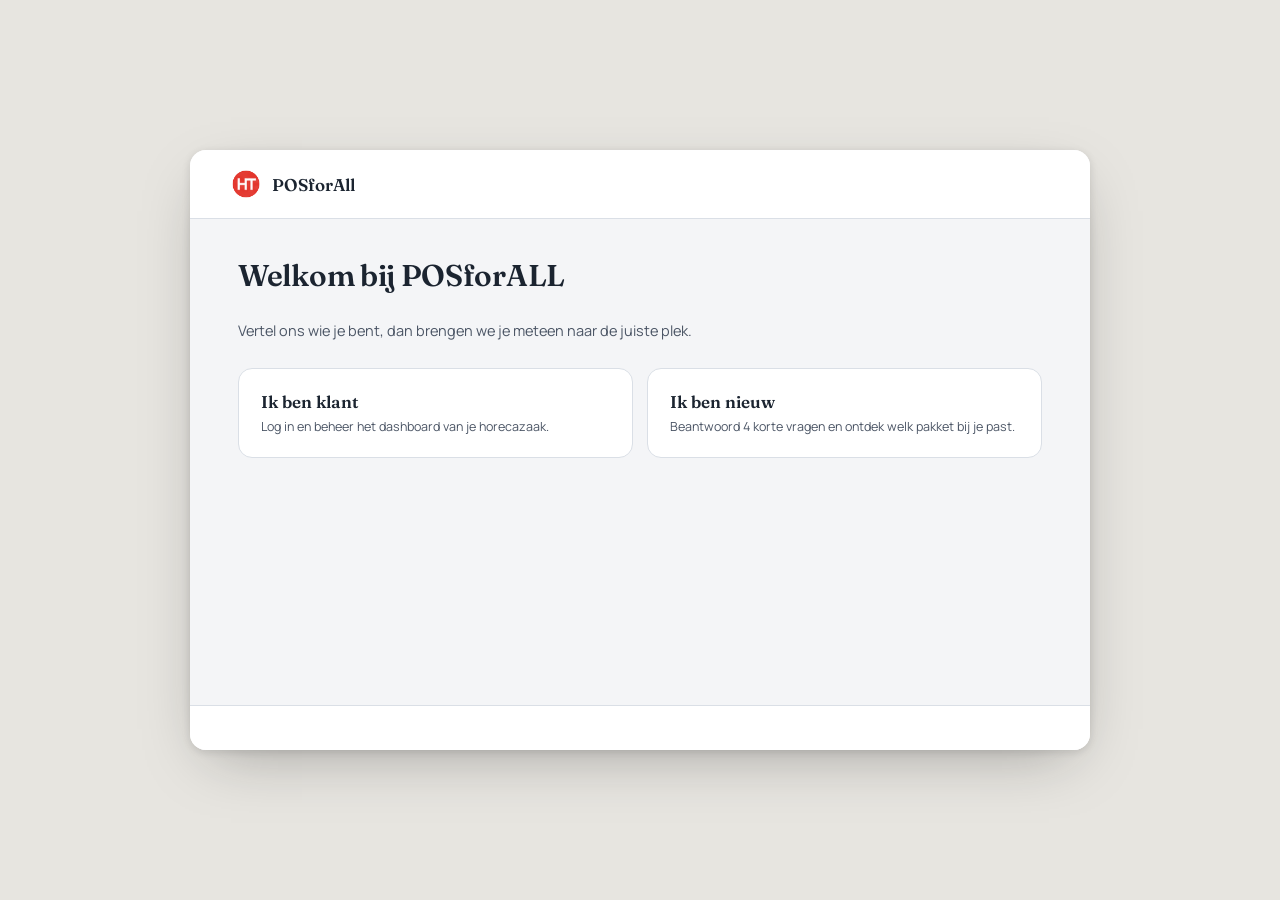
<file: index.html>
<!doctype html>
<html lang="nl">
<head>
<meta charset="utf-8">
<meta name="viewport" content="width=device-width, initial-scale=1">
<title>Landingspagina – Horeca Onboarding Flow</title>
<link rel="stylesheet" href="https://fonts.googleapis.com/css2?family=Fraunces:opsz,wght@9..144,500;9..144,600;9..144,700&family=Manrope:wght@400;500;600;700;800&display=swap">
<link rel="stylesheet" href="assets/style.css">
</head>
<body>
<div class="screen-wrap">
<div class="screen">
<div style="width: 900px; height: 600px; background: #F4F5F7; color: #1B2430; font-family: 'Manrope', system-ui, sans-serif; display: flex; flex-direction: column; overflow: hidden;">
<div class="topbar">
  <div class="brand"><img class="brand-mark" src="assets/logo.png" alt="Logo"><div class="brand-name">POSforAll</div></div>
  
  <div style="flex:1"></div>
  
</div>
<div class="content">
  <h1>Welkom bij POSforALL</h1>
  <p class="subtitle">Vertel ons wie je bent, dan brengen we je meteen naar de juiste plek.</p>
  <div class="choice-grid grid-2">
    <a class="choice-card" href="login.html">
      <div class="label">Ik ben klant</div>
      <div class="desc">Log in en beheer het dashboard van je horecazaak.</div>
    </a>
    <a class="choice-card" href="wizard-type.html">
      <div class="label">Ik ben nieuw</div>
      <div class="desc">Beantwoord 4 korte vragen en ontdek welk pakket bij je past.</div>
    </a>
  </div>
</div>
<div class="footer">
  <span></span>
  <div class="footer-actions"><span></span></div>
</div>
</div>
</div>
</div>

<script src="assets/responsive.js"></script>
</body>
</html>
</file>
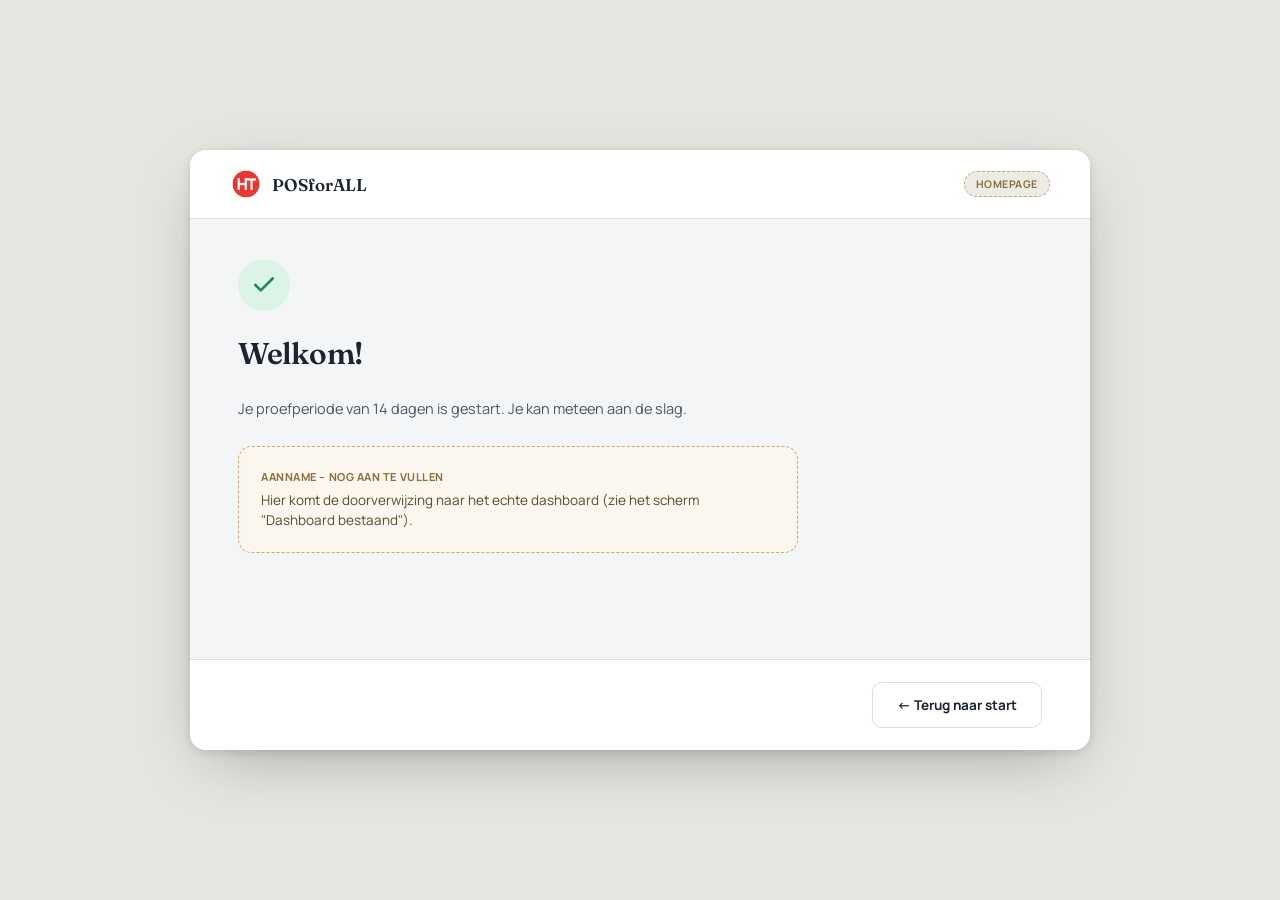
<file: account-welcome.html>
<!doctype html>
<html lang="nl">
<head>
<meta charset="utf-8">
<meta name="viewport" content="width=device-width, initial-scale=1">
<title>Account welkom – Horeca Onboarding Flow</title>
<link rel="stylesheet" href="https://fonts.googleapis.com/css2?family=Fraunces:opsz,wght@9..144,500;9..144,600;9..144,700&family=Manrope:wght@400;500;600;700;800&display=swap">
<link rel="stylesheet" href="assets/style.css">
</head>
<body>
<div class="screen-wrap">
<div class="screen">
<div style="width: 900px; height: 600px; background: #F4F5F7; color: #1B2430; font-family: 'Manrope', system-ui, sans-serif; display: flex; flex-direction: column; overflow: hidden;">
<div class="topbar">
  <div class="brand"><img class="brand-mark" src="assets/logo.png" alt="Logo"><div class="brand-name">POSforALL</div></div>
  
  <div style="flex:1"></div>
  <span class="badge badge-proto">HOMEPAGE</span>
</div>
<div class="content">
  <div class="confirm-icon"><svg width="26" height="26" viewBox="0 0 24 24" fill="none" stroke="currentColor" stroke-width="2.5" stroke-linecap="round" stroke-linejoin="round"><polyline points="20 6 9 17 4 12"></polyline></svg></div>
  <h1>Welkom!</h1>
  <p class="subtitle">Je proefperiode van 14 dagen is gestart. Je kan meteen aan de slag.</p>
  <div class="placeholder-box">
    <div class="ph-label">Aanname – nog aan te vullen</div>
    <div class="ph-text">Hier komt de doorverwijzing naar het echte dashboard (zie het scherm "Dashboard bestaand").</div>
  </div>
</div>
<div class="footer">
  <span></span>
  <div class="footer-actions"><a class="btn btn-secondary" href="index.html">← Terug naar start</a></div>
</div>
</div>
</div>
</div>

<script src="assets/responsive.js"></script>
</body>
</html>
</file>
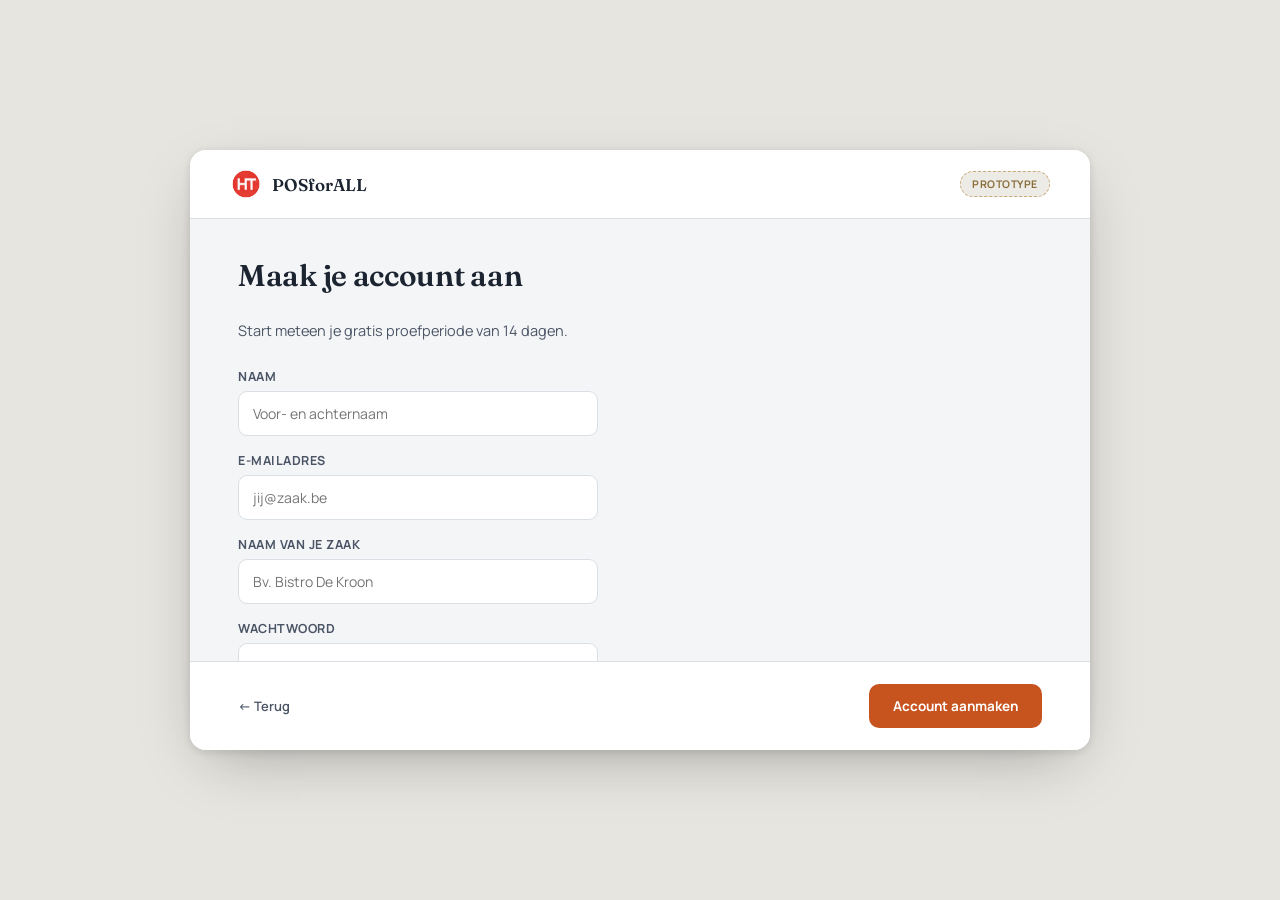
<file: account.html>
<!doctype html>
<html lang="nl">
<head>
<meta charset="utf-8">
<meta name="viewport" content="width=device-width, initial-scale=1">
<title>Account aanmaken – Horeca Onboarding Flow</title>
<link rel="stylesheet" href="https://fonts.googleapis.com/css2?family=Fraunces:opsz,wght@9..144,500;9..144,600;9..144,700&family=Manrope:wght@400;500;600;700;800&display=swap">
<link rel="stylesheet" href="assets/style.css">
</head>
<body>
<div class="screen-wrap">
<div class="screen">
<div style="width: 900px; height: 600px; background: #F4F5F7; color: #1B2430; font-family: 'Manrope', system-ui, sans-serif; display: flex; flex-direction: column; overflow: hidden;">
<div class="topbar">
  <div class="brand"><img class="brand-mark" src="assets/logo.png" alt="Logo"><div class="brand-name">POSforALL</div></div>
  
  <div style="flex:1"></div>
  <span class="badge badge-proto">Prototype</span>
</div>
<div class="content">
  <h1>Maak je account aan</h1>
  <p class="subtitle">Start meteen je gratis proefperiode van 14 dagen.</p>
  <div style="display:flex;flex-direction:column;gap:16px;max-width:360px;">
    <div class="field"><label for="naam">Naam</label><input id="naam" type="text" placeholder="Voor- en achternaam"></div>
    <div class="field"><label for="email2">E-mailadres</label><input id="email2" type="email" placeholder="jij@zaak.be"></div>
    <div class="field"><label for="zaak">Naam van je zaak</label><input id="zaak" type="text" placeholder="Bv. Bistro De Kroon"></div>
    <div class="field"><label for="pwd2">Wachtwoord</label><input id="pwd2" type="password" placeholder="••••••••"></div>
  </div>
</div>
<div class="footer">
  <a class="back-link" href="voorstel.html">← Terug</a>
  <div class="footer-actions"><a class="btn btn-primary" href="account-welcome.html">Account aanmaken</a></div>
</div>
</div>
</div>
</div>

<script src="assets/responsive.js"></script>
</body>
</html>
</file>
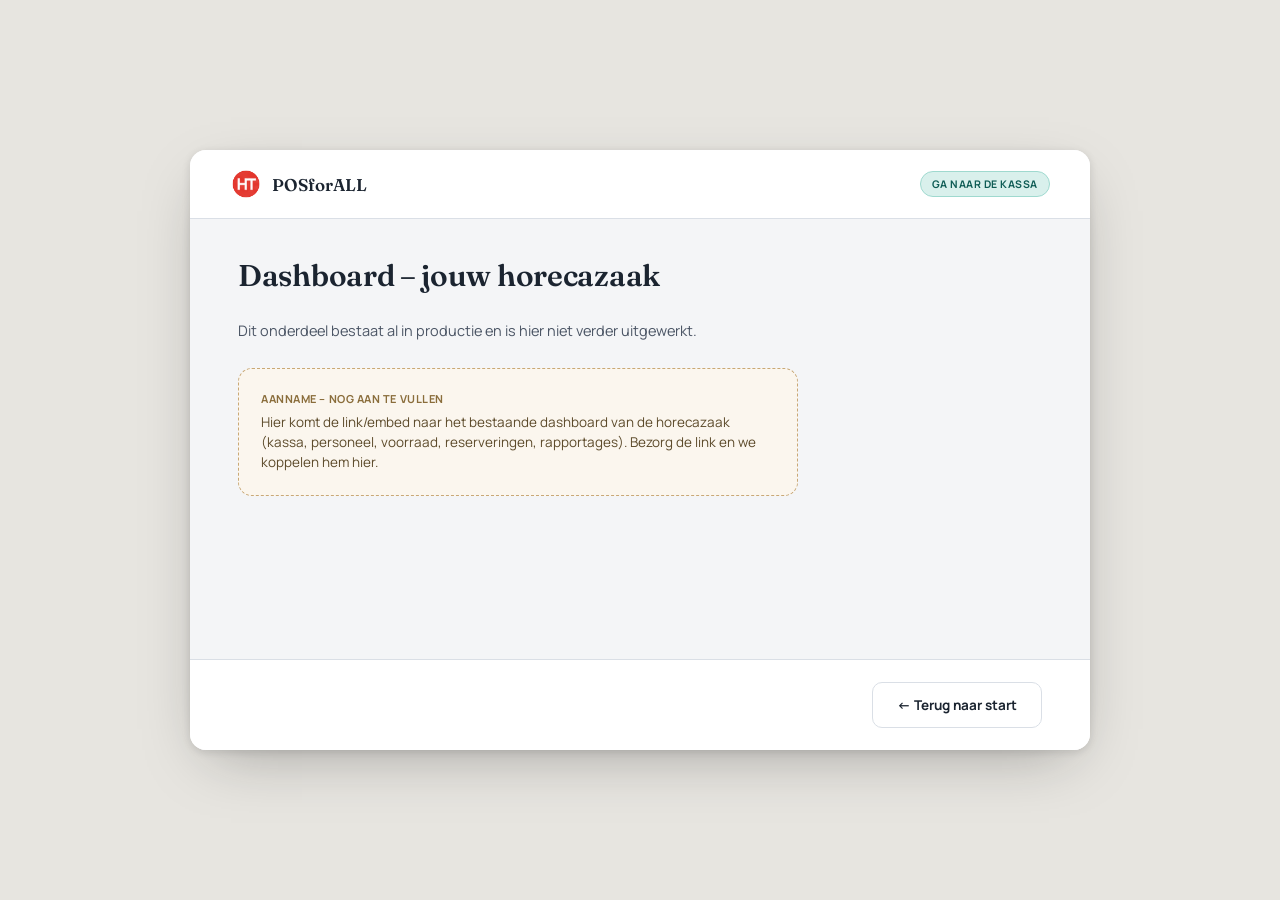
<file: dashboard.html>
<!doctype html>
<html lang="nl">
<head>
<meta charset="utf-8">
<meta name="viewport" content="width=device-width, initial-scale=1">
<title>Dashboard bestaand – Horeca Onboarding Flow</title>
<link rel="stylesheet" href="https://fonts.googleapis.com/css2?family=Fraunces:opsz,wght@9..144,500;9..144,600;9..144,700&family=Manrope:wght@400;500;600;700;800&display=swap">
<link rel="stylesheet" href="assets/style.css">
</head>
<body>
<div class="screen-wrap">
<div class="screen">
<div style="width: 900px; height: 600px; background: #F4F5F7; color: #1B2430; font-family: 'Manrope', system-ui, sans-serif; display: flex; flex-direction: column; overflow: hidden;">
<div class="topbar">
  <div class="brand"><img class="brand-mark" src="assets/logo.png" alt="Logo"><div class="brand-name">POSforALL</div></div>
  
  <div style="flex:1"></div>
  <span class="badge badge-exists">GA NAAR DE KASSA</span>
</div>
<div class="content">
  <h1>Dashboard – jouw horecazaak</h1>
  <p class="subtitle">Dit onderdeel bestaat al in productie en is hier niet verder uitgewerkt.</p>
  <div class="placeholder-box">
    <div class="ph-label">Aanname – nog aan te vullen</div>
    <div class="ph-text">Hier komt de link/embed naar het bestaande dashboard van de horecazaak (kassa, personeel, voorraad, reserveringen, rapportages). Bezorg de link en we koppelen hem hier.</div>
  </div>
</div>
<div class="footer">
  <span></span>
  <div class="footer-actions"><a class="btn btn-secondary" href="index.html">← Terug naar start</a></div>
</div>
</div>
</div>
</div>

<script src="assets/responsive.js"></script>
</body>
</html>
</file>
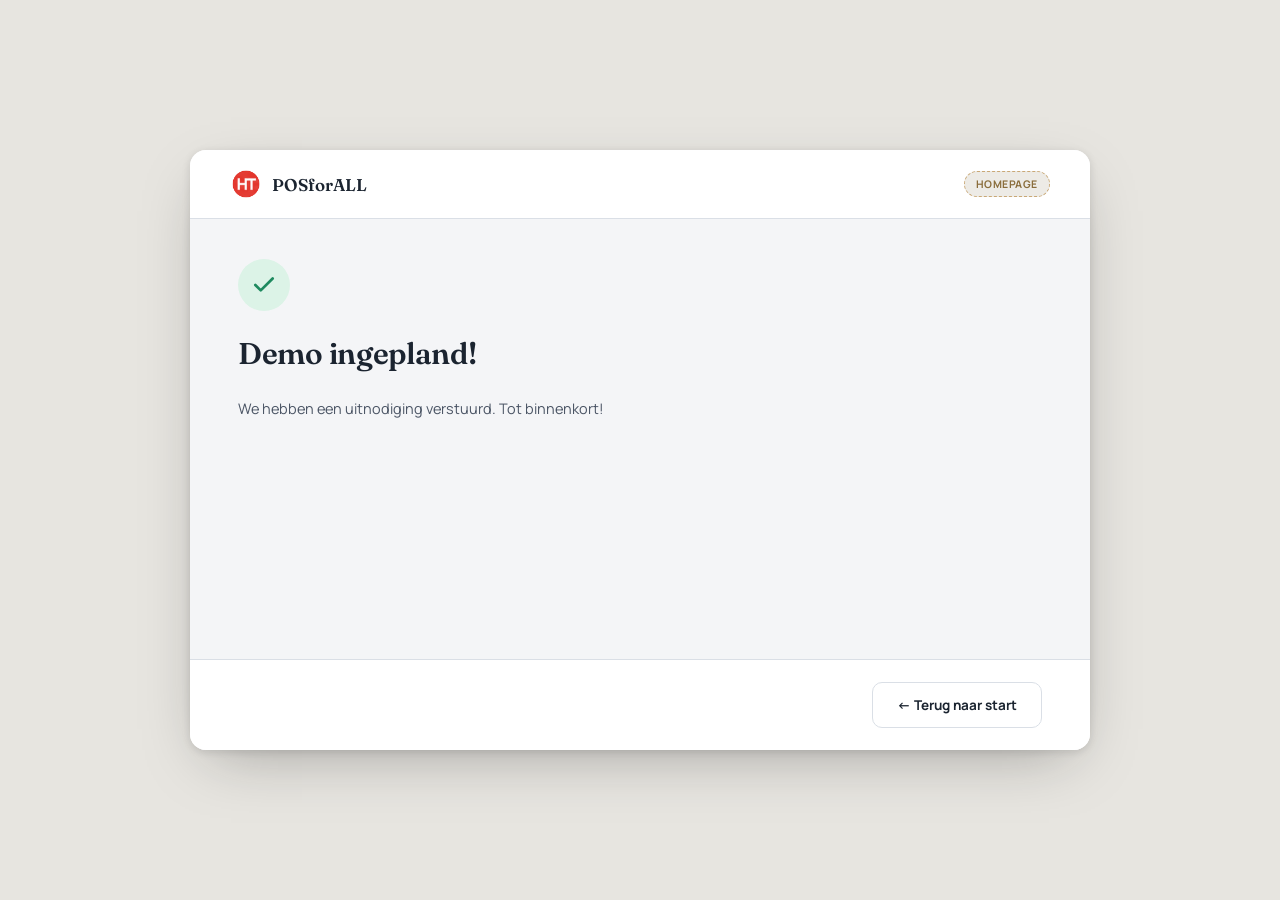
<file: demo-confirm.html>
<!doctype html>
<html lang="nl">
<head>
<meta charset="utf-8">
<meta name="viewport" content="width=device-width, initial-scale=1">
<title>Demo bevestigd – Horeca Onboarding Flow</title>
<link rel="stylesheet" href="https://fonts.googleapis.com/css2?family=Fraunces:opsz,wght@9..144,500;9..144,600;9..144,700&family=Manrope:wght@400;500;600;700;800&display=swap">
<link rel="stylesheet" href="assets/style.css">
</head>
<body>
<div class="screen-wrap">
<div class="screen">
<div style="width: 900px; height: 600px; background: #F4F5F7; color: #1B2430; font-family: 'Manrope', system-ui, sans-serif; display: flex; flex-direction: column; overflow: hidden;">
<div class="topbar">
  <div class="brand"><img class="brand-mark" src="assets/logo.png" alt="Logo"><div class="brand-name">POSforALL</div></div>
  
  <div style="flex:1"></div>
  <span class="badge badge-proto">HOMEPAGE</span>
</div>
<div class="content">
  <div class="confirm-icon"><svg width="26" height="26" viewBox="0 0 24 24" fill="none" stroke="currentColor" stroke-width="2.5" stroke-linecap="round" stroke-linejoin="round"><polyline points="20 6 9 17 4 12"></polyline></svg></div>
  <h1>Demo ingepland!</h1>
  <p class="subtitle">We hebben een uitnodiging verstuurd. Tot binnenkort!</p>
</div>
<div class="footer">
  <span></span>
  <div class="footer-actions"><a class="btn btn-secondary" href="index.html">← Terug naar start</a></div>
</div>
</div>
</div>
</div>

<script src="assets/responsive.js"></script>
</body>
</html>
</file>
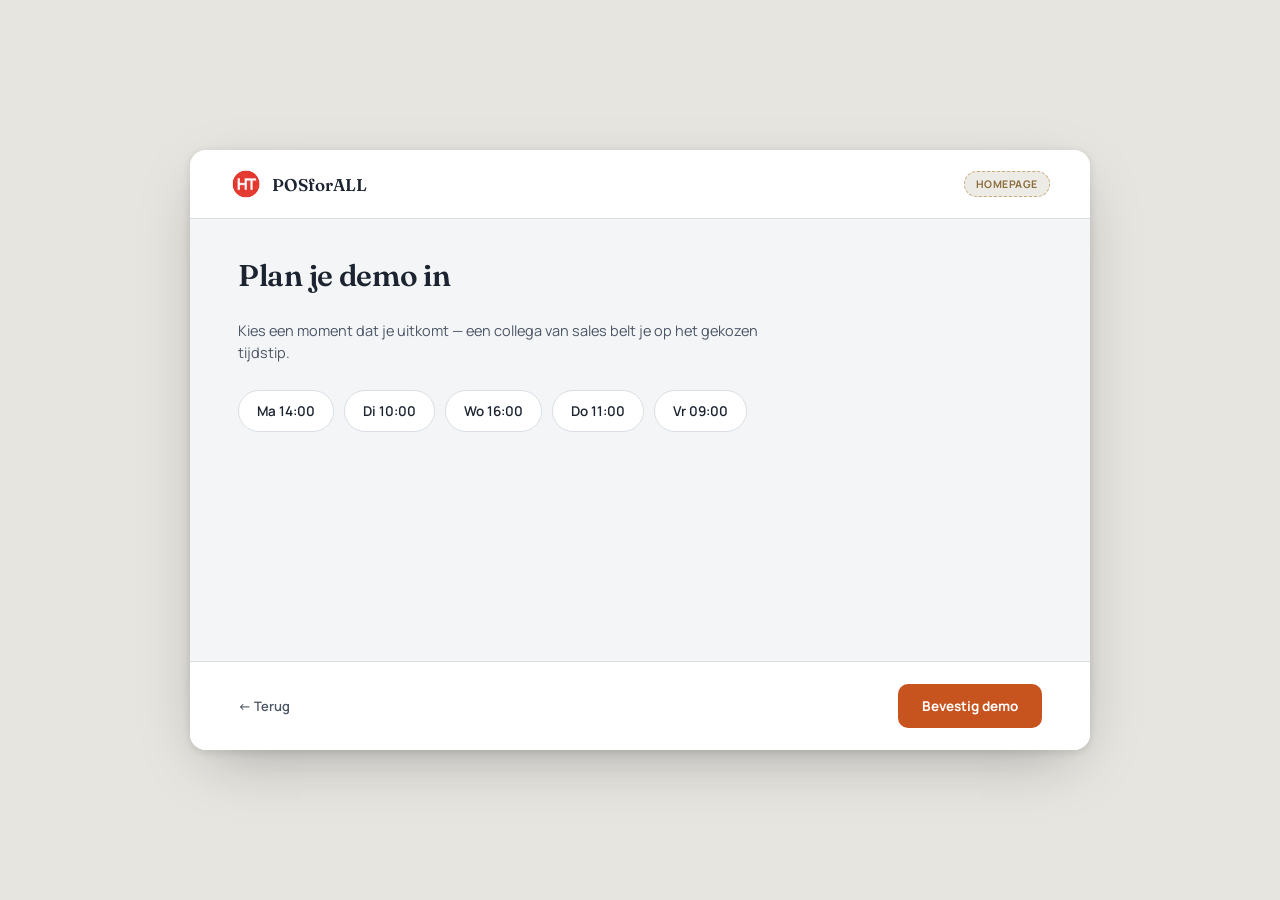
<file: demo.html>
<!doctype html>
<html lang="nl">
<head>
<meta charset="utf-8">
<meta name="viewport" content="width=device-width, initial-scale=1">
<title>Demo plannen – Horeca Onboarding Flow</title>
<link rel="stylesheet" href="https://fonts.googleapis.com/css2?family=Fraunces:opsz,wght@9..144,500;9..144,600;9..144,700&family=Manrope:wght@400;500;600;700;800&display=swap">
<link rel="stylesheet" href="assets/style.css">
</head>
<body>
<div class="screen-wrap">
<div class="screen">
<div style="width: 900px; height: 600px; background: #F4F5F7; color: #1B2430; font-family: 'Manrope', system-ui, sans-serif; display: flex; flex-direction: column; overflow: hidden;">
<div class="topbar">
  <div class="brand"><img class="brand-mark" src="assets/logo.png" alt="Logo"><div class="brand-name">POSforALL</div></div>
  
  <div style="flex:1"></div>
  <span class="badge badge-proto">HOMEPAGE</span>
</div>
<div class="content">
  <h1>Plan je demo in</h1>
  <p class="subtitle">Kies een moment dat je uitkomt — een collega van sales belt je op het gekozen tijdstip.</p>
  <div class="chip-grid" id="slot-chips"></div>
  </div>
<div class="footer">
  <a class="back-link" href="voorstel.html">← Terug</a>
  <div class="footer-actions"><a class="btn btn-primary" href="demo-confirm.html">Bevestig demo</a></div>
</div>
</div>
</div>
</div>

<script>
(function(){
  var defs = [
    { id: 'ma', label: 'Ma 14:00' },
    { id: 'di', label: 'Di 10:00' },
    { id: 'wo', label: 'Wo 16:00' },
    { id: 'do', label: 'Do 11:00' },
    { id: 'vr', label: 'Vr 09:00' }
  ];
  var wrap = document.getElementById('slot-chips');
  var buttons = [];
  defs.forEach(function(d){
    var btn = document.createElement('button');
    btn.type = 'button';
    btn.className = 'chip';
    btn.textContent = d.label;
    btn.addEventListener('click', function(){
      buttons.forEach(function(b){ b.classList.remove('chip-selected'); });
      btn.classList.add('chip-selected');
    });
    buttons.push(btn);
    wrap.appendChild(btn);
  });
})();
</script>

<script src="assets/responsive.js"></script>
</body>
</html>
</file>
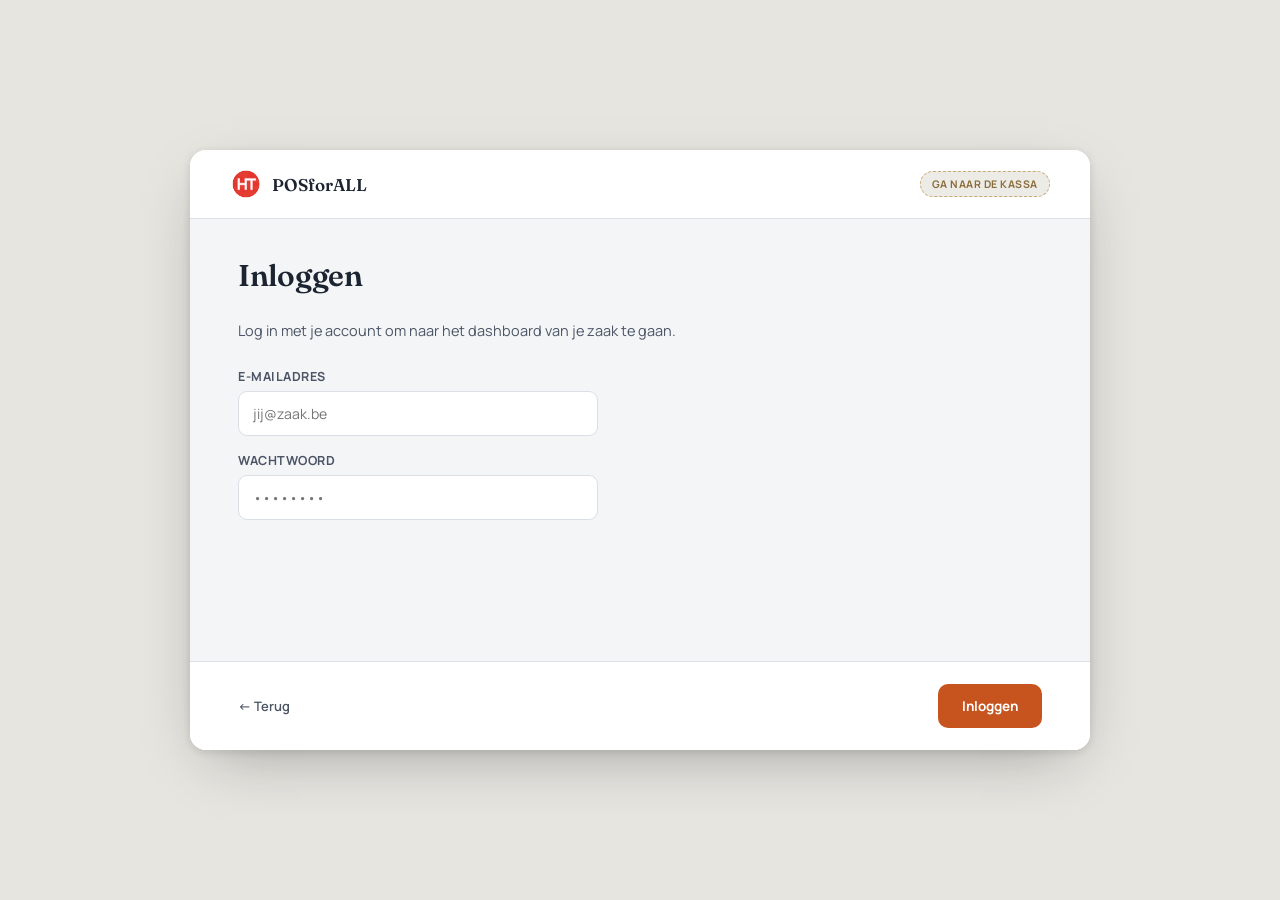
<file: login.html>
<!doctype html>
<html lang="nl">
<head>
<meta charset="utf-8">
<meta name="viewport" content="width=device-width, initial-scale=1">
<title>Inloggen – Horeca Onboarding Flow</title>
<link rel="stylesheet" href="https://fonts.googleapis.com/css2?family=Fraunces:opsz,wght@9..144,500;9..144,600;9..144,700&family=Manrope:wght@400;500;600;700;800&display=swap">
<link rel="stylesheet" href="assets/style.css">
</head>
<body>
<div class="screen-wrap">
<div class="screen">
<div style="width: 900px; height: 600px; background: #F4F5F7; color: #1B2430; font-family: 'Manrope', system-ui, sans-serif; display: flex; flex-direction: column; overflow: hidden;">
<div class="topbar">
  <div class="brand"><img class="brand-mark" src="assets/logo.png" alt="Logo"><div class="brand-name">POSforALL</div></div>
  
  <div style="flex:1"></div>
  <span class="badge badge-proto">GA NAAR DE KASSA</span>
</div>
<div class="content">
  <h1>Inloggen</h1>
  <p class="subtitle">Log in met je account om naar het dashboard van je zaak te gaan.</p>
  <div style="display:flex;flex-direction:column;gap:16px;max-width:360px;">
    <div class="field"><label for="email">E-mailadres</label><input id="email" type="email" placeholder="jij@zaak.be"></div>
    <div class="field"><label for="pwd">Wachtwoord</label><input id="pwd" type="password" placeholder="••••••••"></div>
  </div>
</div>
<div class="footer">
  <a class="back-link" href="index.html">← Terug</a>
  <div class="footer-actions"><a class="btn btn-primary" href="dashboard.html">Inloggen</a></div>
</div>
</div>
</div>
</div>

<script src="assets/responsive.js"></script>
</body>
</html>
</file>
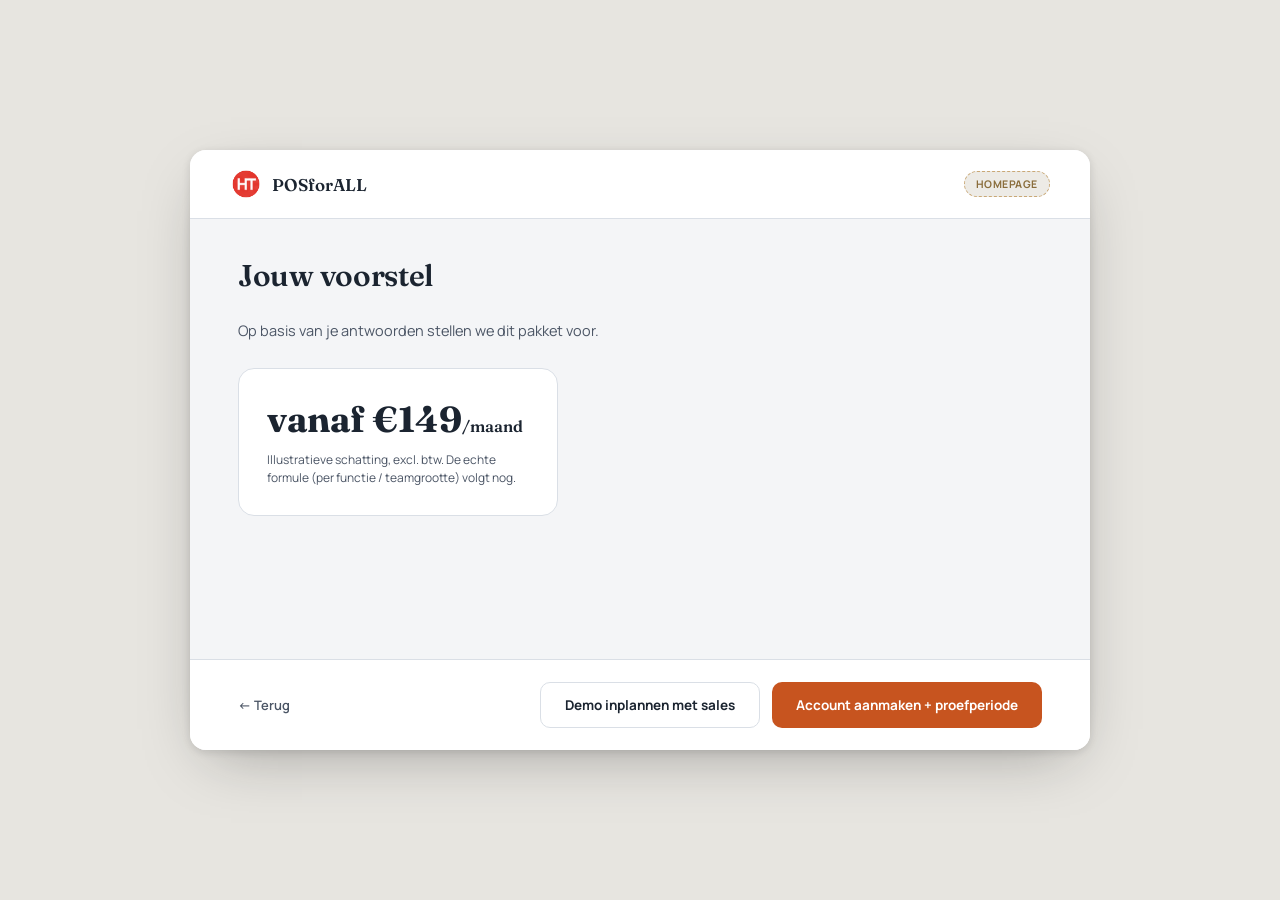
<file: voorstel.html>
<!doctype html>
<html lang="nl">
<head>
<meta charset="utf-8">
<meta name="viewport" content="width=device-width, initial-scale=1">
<title>Voorstel – Horeca Onboarding Flow</title>
<link rel="stylesheet" href="https://fonts.googleapis.com/css2?family=Fraunces:opsz,wght@9..144,500;9..144,600;9..144,700&family=Manrope:wght@400;500;600;700;800&display=swap">
<link rel="stylesheet" href="assets/style.css">
</head>
<body>
<div class="screen-wrap">
<div class="screen">
<div style="width: 900px; height: 600px; background: #F4F5F7; color: #1B2430; font-family: 'Manrope', system-ui, sans-serif; display: flex; flex-direction: column; overflow: hidden;">
<div class="topbar">
  <div class="brand"><img class="brand-mark" src="assets/logo.png" alt="Logo"><div class="brand-name">POSforALL</div></div>
  
  <div style="flex:1"></div>
  <span class="badge badge-proto">HOMEPAGE</span>
</div>
<div class="content">
  <h1>Jouw voorstel</h1>
  <p class="subtitle">Op basis van je antwoorden stellen we dit pakket voor.</p>
  <div class="price-card">
    <div class="price-amount">vanaf €149<span style="font-size:16px;font-weight:600;">/maand</span></div>
    <div class="price-note">Illustratieve schatting, excl. btw. De echte formule (per functie / teamgrootte) volgt nog.</div>
  </div>
</div>
<div class="footer">
  <a class="back-link" href="wizard-features.html">← Terug</a>
  <div class="footer-actions"><a class="btn btn-secondary" href="demo.html">Demo inplannen met sales</a><a class="btn btn-primary" href="account.html">Account aanmaken + proefperiode</a></div>
</div>
</div>
</div>
</div>

<script src="assets/responsive.js"></script>
</body>
</html>
</file>
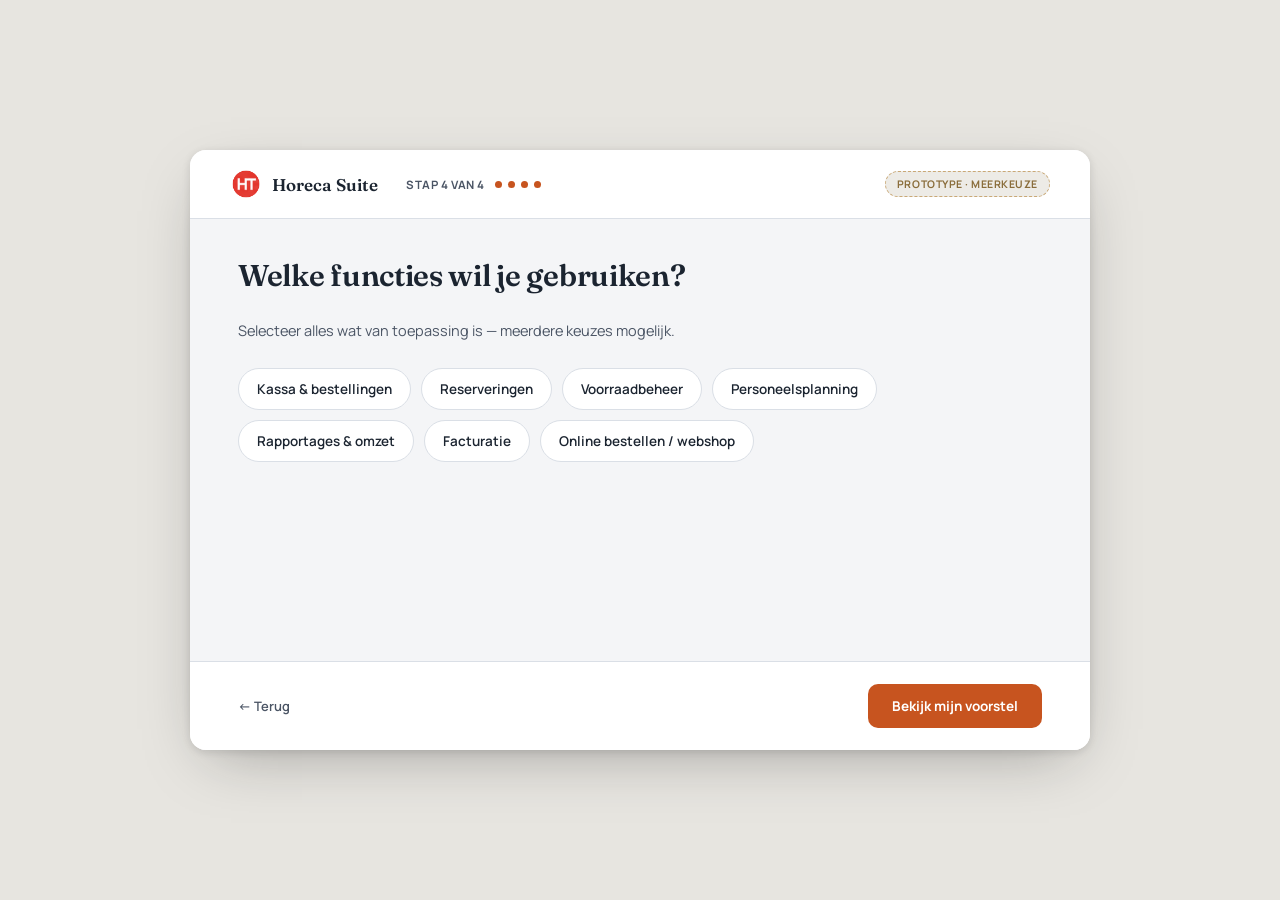
<file: wizard-features.html>
<!doctype html>
<html lang="nl">
<head>
<meta charset="utf-8">
<meta name="viewport" content="width=device-width, initial-scale=1">
<title>Wizard features – Horeca Onboarding Flow</title>
<link rel="stylesheet" href="https://fonts.googleapis.com/css2?family=Fraunces:opsz,wght@9..144,500;9..144,600;9..144,700&family=Manrope:wght@400;500;600;700;800&display=swap">
<link rel="stylesheet" href="assets/style.css">
</head>
<body>
<div class="screen-wrap">
<div class="screen">
<div style="width: 900px; height: 600px; background: #F4F5F7; color: #1B2430; font-family: 'Manrope', system-ui, sans-serif; display: flex; flex-direction: column; overflow: hidden;">
<div class="topbar">
  <div class="brand"><img class="brand-mark" src="assets/logo.png" alt="Logo"><div class="brand-name">Horeca Suite</div></div>
  <div class="steps"><span class="step-label">Stap 4 van 4</span><div class="dots"><div class="dot active"></div><div class="dot active"></div><div class="dot active"></div><div class="dot active"></div></div></div>
  <div style="flex:1"></div>
  <span class="badge badge-proto">Prototype · meerkeuze</span>
</div>
<div class="content">
  <h1>Welke functies wil je gebruiken?</h1>
  <p class="subtitle">Selecteer alles wat van toepassing is — meerdere keuzes mogelijk.</p>
  <div class="chip-grid" id="feature-chips"></div>
  </div>
<div class="footer">
  <a class="back-link" href="wizard-software.html">← Terug</a>
  <div class="footer-actions"><a class="btn btn-primary" href="voorstel.html">Bekijk mijn voorstel</a></div>
</div>
</div>
</div>
</div>

<script>
(function(){
  var defs = [
    { id: 'pos', label: 'Kassa & bestellingen' },
    { id: 'reserv', label: 'Reserveringen' },
    { id: 'stock', label: 'Voorraadbeheer' },
    { id: 'staff', label: 'Personeelsplanning' },
    { id: 'reports', label: 'Rapportages & omzet' },
    { id: 'invoice', label: 'Facturatie' },
    { id: 'webshop', label: 'Online bestellen / webshop' }
  ];
  var wrap = document.getElementById('feature-chips');
  defs.forEach(function(d){
    var btn = document.createElement('button');
    btn.type = 'button';
    btn.className = 'chip';
    btn.textContent = d.label;
    btn.addEventListener('click', function(){ btn.classList.toggle('chip-selected'); });
    wrap.appendChild(btn);
  });
})();
</script>

<script src="assets/responsive.js"></script>
</body>
</html>
</file>
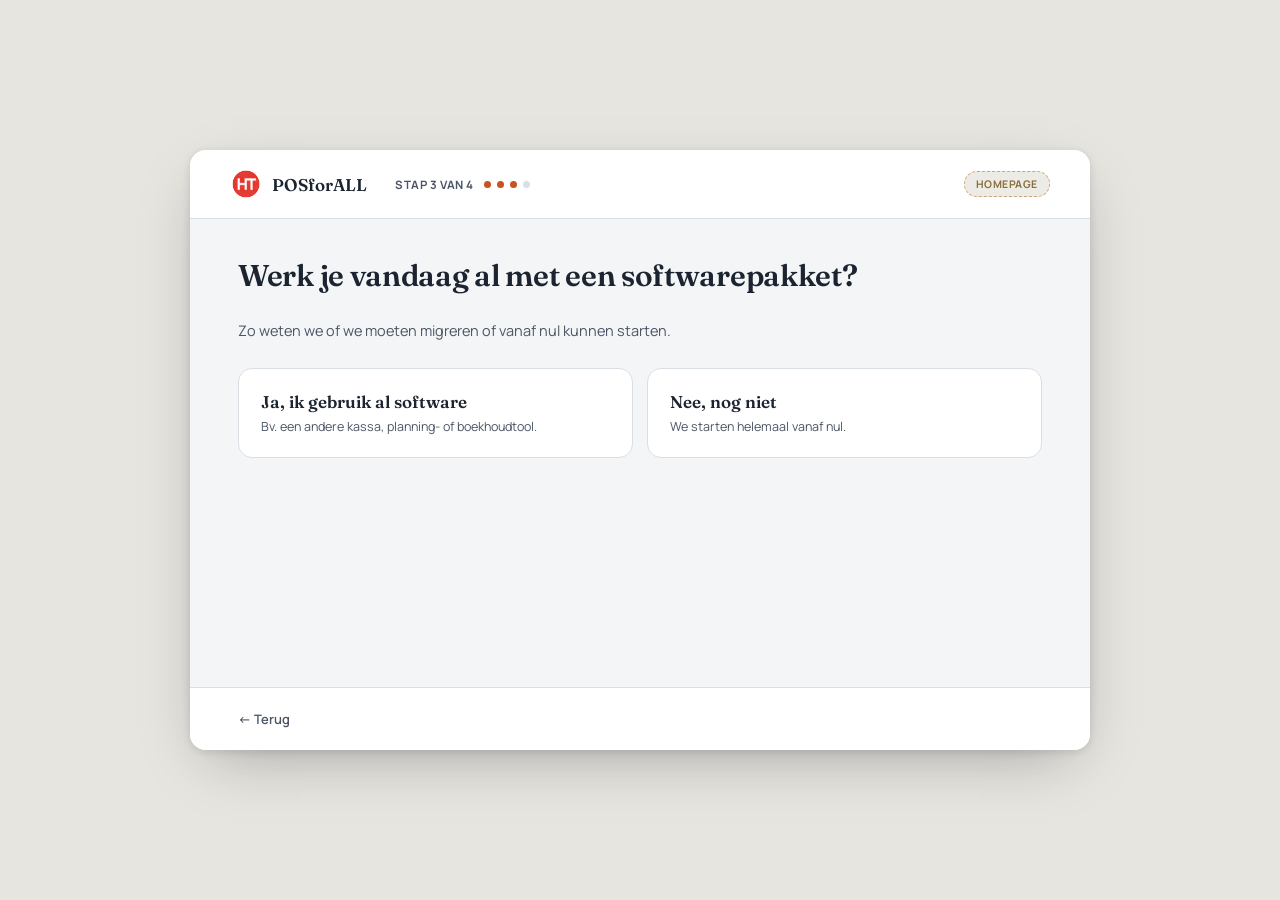
<file: wizard-software.html>
<!doctype html>
<html lang="nl">
<head>
<meta charset="utf-8">
<meta name="viewport" content="width=device-width, initial-scale=1">
<title>Wizard software – Horeca Onboarding Flow</title>
<link rel="stylesheet" href="https://fonts.googleapis.com/css2?family=Fraunces:opsz,wght@9..144,500;9..144,600;9..144,700&family=Manrope:wght@400;500;600;700;800&display=swap">
<link rel="stylesheet" href="assets/style.css">
</head>
<body>
<div class="screen-wrap">
<div class="screen">
<div style="width: 900px; height: 600px; background: #F4F5F7; color: #1B2430; font-family: 'Manrope', system-ui, sans-serif; display: flex; flex-direction: column; overflow: hidden;">
<div class="topbar">
  <div class="brand"><img class="brand-mark" src="assets/logo.png" alt="Logo"><div class="brand-name">POSforALL</div></div>
  <div class="steps"><span class="step-label">Stap 3 van 4</span><div class="dots"><div class="dot active"></div><div class="dot active"></div><div class="dot active"></div><div class="dot"></div></div></div>
  <div style="flex:1"></div>
  <span class="badge badge-proto">HOMEPAGE</span>
</div>
<div class="content">
  <h1>Werk je vandaag al met een softwarepakket?</h1>
  <p class="subtitle">Zo weten we of we moeten migreren of vanaf nul kunnen starten.</p>
  <div class="choice-grid grid-2">
    <a class="choice-card" href="wizard-features.html"><div class="label">Ja, ik gebruik al software</div><div class="desc">Bv. een andere kassa, planning- of boekhoudtool.</div></a>
    <a class="choice-card" href="wizard-features.html"><div class="label">Nee, nog niet</div><div class="desc">We starten helemaal vanaf nul.</div></a>
  </div>
</div>
<div class="footer">
  <a class="back-link" href="wizard-staff.html">← Terug</a>
  <div class="footer-actions"><span></span></div>
</div>
</div>
</div>
</div>

<script src="assets/responsive.js"></script>
</body>
</html>
</file>
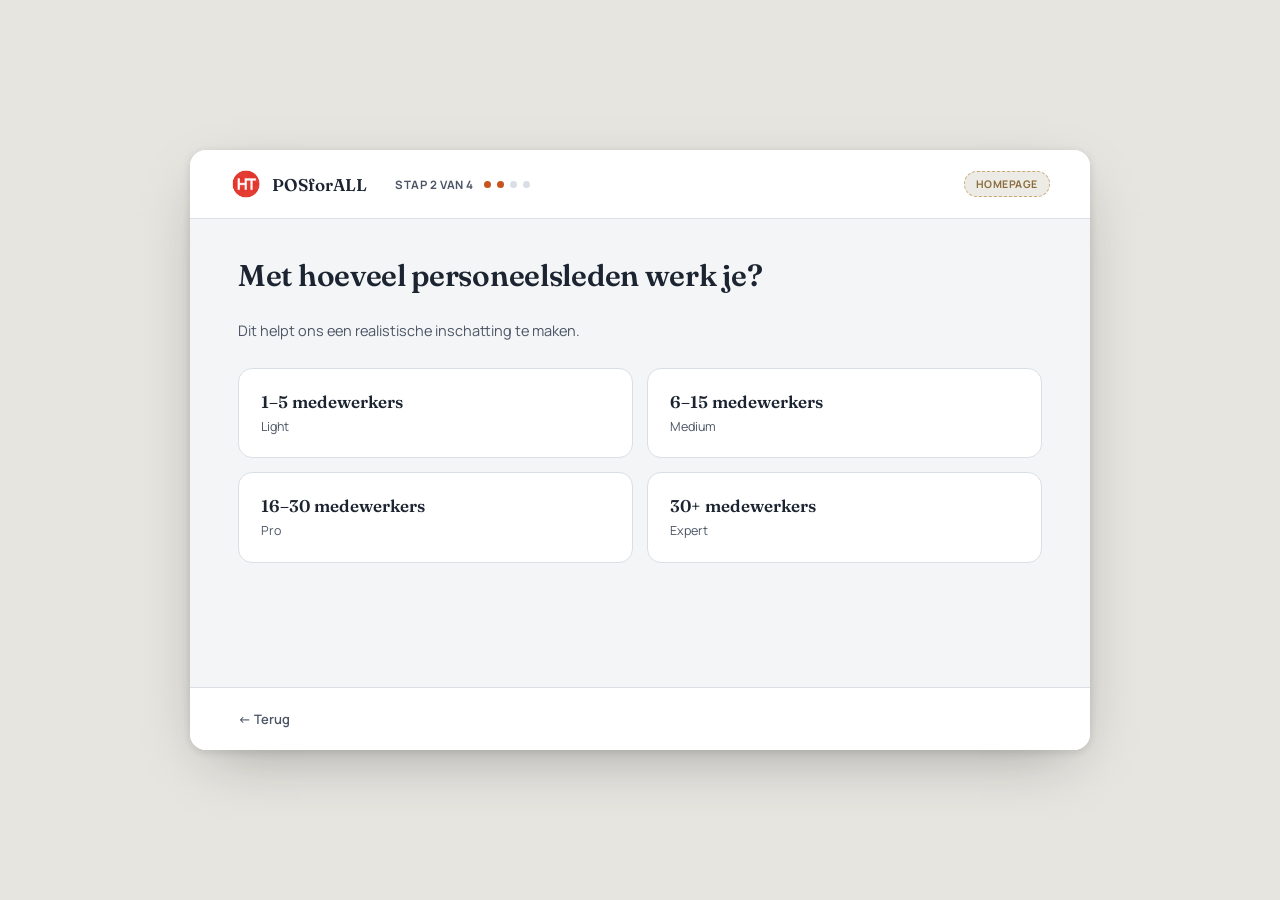
<file: wizard-staff.html>
<!doctype html>
<html lang="nl">
<head>
<meta charset="utf-8">
<meta name="viewport" content="width=device-width, initial-scale=1">
<title>Wizard personeel – Horeca Onboarding Flow</title>
<link rel="stylesheet" href="https://fonts.googleapis.com/css2?family=Fraunces:opsz,wght@9..144,500;9..144,600;9..144,700&family=Manrope:wght@400;500;600;700;800&display=swap">
<link rel="stylesheet" href="assets/style.css">
</head>
<body>
<div class="screen-wrap">
<div class="screen">
<div style="width: 900px; height: 600px; background: #F4F5F7; color: #1B2430; font-family: 'Manrope', system-ui, sans-serif; display: flex; flex-direction: column; overflow: hidden;">
<div class="topbar">
  <div class="brand"><img class="brand-mark" src="assets/logo.png" alt="Logo"><div class="brand-name">POSforALL</div></div>
  <div class="steps"><span class="step-label">Stap 2 van 4</span><div class="dots"><div class="dot active"></div><div class="dot active"></div><div class="dot"></div><div class="dot"></div></div></div>
  <div style="flex:1"></div>
  <span class="badge badge-proto">HOMEPAGE</span>
</div>
<div class="content">
  <h1>Met hoeveel personeelsleden werk je?</h1>
  <p class="subtitle">Dit helpt ons een realistische inschatting te maken.</p>
  <div class="choice-grid grid-2"><a class="choice-card" href="wizard-software.html"><div class="label">1–5 medewerkers</div><div class="desc">Light</div></a><a class="choice-card" href="wizard-software.html"><div class="label">6–15 medewerkers</div><div class="desc">Medium</div></a><a class="choice-card" href="wizard-software.html"><div class="label">16–30 medewerkers</div><div class="desc">Pro</div></a><a class="choice-card" href="wizard-software.html"><div class="label">30+ medewerkers</div><div class="desc">Expert</div></a></div>
</div>
<div class="footer">
  <a class="back-link" href="wizard-type.html">← Terug</a>
  <div class="footer-actions"><span></span></div>
</div>
</div>
</div>
</div>

<script src="assets/responsive.js"></script>
</body>
</html>
</file>
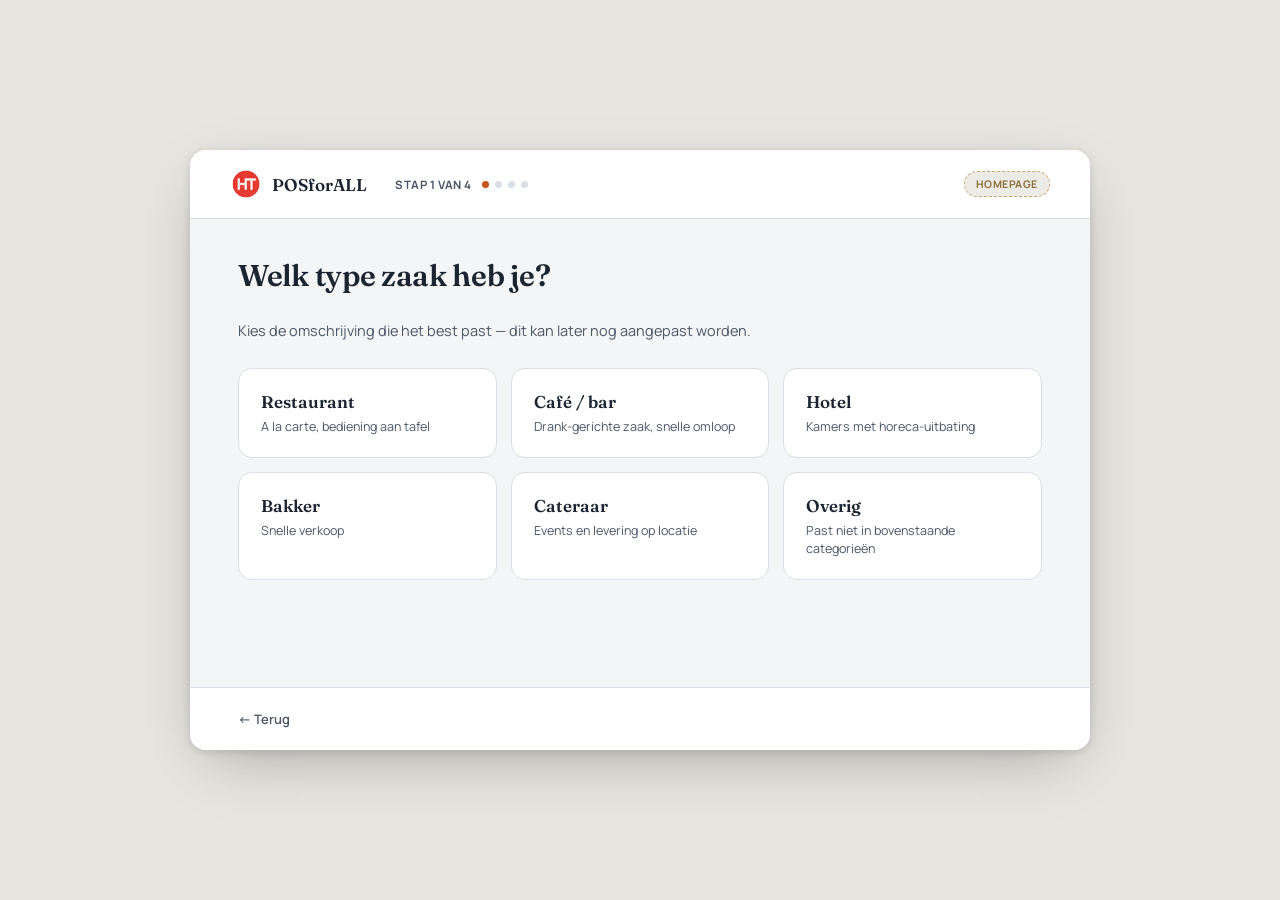
<file: wizard-type.html>
<!doctype html>
<html lang="nl">
<head>
<meta charset="utf-8">
<meta name="viewport" content="width=device-width, initial-scale=1">
<title>Wizard type zaak – Horeca Onboarding Flow</title>
<link rel="stylesheet" href="https://fonts.googleapis.com/css2?family=Fraunces:opsz,wght@9..144,500;9..144,600;9..144,700&family=Manrope:wght@400;500;600;700;800&display=swap">
<link rel="stylesheet" href="assets/style.css">
</head>
<body>
<div class="screen-wrap">
<div class="screen">
<div style="width: 900px; height: 600px; background: #F4F5F7; color: #1B2430; font-family: 'Manrope', system-ui, sans-serif; display: flex; flex-direction: column; overflow: hidden;">
<div class="topbar">
  <div class="brand"><img class="brand-mark" src="assets/logo.png" alt="Logo"><div class="brand-name">POSforALL</div></div>
  <div class="steps"><span class="step-label">Stap 1 van 4</span><div class="dots"><div class="dot active"></div><div class="dot"></div><div class="dot"></div><div class="dot"></div></div></div>
  <div style="flex:1"></div>
  <span class="badge badge-proto">HOMEPAGE</span>
</div>
<div class="content">
  <h1>Welk type zaak heb je?</h1>
  <p class="subtitle">Kies de omschrijving die het best past — dit kan later nog aangepast worden.</p>
  <div class="choice-grid grid-3"><a class="choice-card" href="wizard-staff.html"><div class="label">Restaurant</div><div class="desc">A la carte, bediening aan tafel</div></a><a class="choice-card" href="wizard-staff.html"><div class="label">Café / bar</div><div class="desc">Drank-gerichte zaak, snelle omloop</div></a><a class="choice-card" href="wizard-staff.html"><div class="label">Hotel</div><div class="desc">Kamers met horeca-uitbating</div></a><a class="choice-card" href="wizard-staff.html"><div class="label">Bakker</div><div class="desc">Snelle verkoop</div></a><a class="choice-card" href="wizard-staff.html"><div class="label">Cateraar</div><div class="desc">Events en levering op locatie</div></a><a class="choice-card" href="wizard-staff.html"><div class="label">Overig</div><div class="desc">Past niet in bovenstaande categorieën</div></a></div>
</div>
<div class="footer">
  <a class="back-link" href="index.html">← Terug</a>
  <div class="footer-actions"><span></span></div>
</div>
</div>
</div>
</div>

<script src="assets/responsive.js"></script>
</body>
</html>
</file>
<file: assets/style.css>
html,body{height:100%;}
body{margin:0;background:#E7E5E0;display:flex;align-items:center;justify-content:center;padding:24px;min-height:100vh;font-family:'Manrope',system-ui,sans-serif;}
.screen-wrap{position:relative;}
.screen{border-radius:16px;box-shadow:0 20px 60px -20px rgba(20,20,20,.35),0 2px 8px rgba(20,20,20,.12);overflow:hidden;}



*{box-sizing:border-box;}
a{color:inherit;}
.topbar{display:flex;align-items:center;gap:14px;padding:18px 40px;border-bottom:1px solid #DADFE6;background:#FFFFFF;flex:0 0 auto;}
.brand{display:flex;align-items:center;gap:10px;}
.brand-mark{width:32px;height:32px;object-fit:contain;flex:0 0 auto;}
.brand-name{font-family:'Fraunces',Georgia,serif;font-weight:600;font-size:17px;color:#1B2430;}
.badge{display:inline-flex;align-items:center;gap:6px;padding:5px 11px;border-radius:999px;font-size:10.5px;font-weight:700;letter-spacing:.05em;text-transform:uppercase;white-space:nowrap;}
.badge-proto{background:#EDEBE6;color:#8A6D3B;border:1px dashed #C9A876;}
.badge-exists{background:#D9F0EC;color:#0F5C55;border:1px solid #9FD9CF;}
.steps{display:flex;align-items:center;gap:10px;margin-left:14px;}
.step-label{font-size:11.5px;font-weight:700;letter-spacing:.05em;text-transform:uppercase;color:#4B5565;}
.dots{display:flex;gap:6px;}
.dot{width:7px;height:7px;border-radius:999px;background:#DADFE6;}
.dot.active{background:#C7541F;}
.content{flex:1;padding:40px 48px;display:flex;flex-direction:column;gap:26px;overflow:auto;}
h1{font-family:'Fraunces',Georgia,serif;font-weight:600;font-size:30px;margin:0;letter-spacing:-.01em;line-height:1.15;}
.subtitle{font-size:14.5px;color:#4B5565;margin:0;max-width:560px;line-height:1.55;}
.choice-grid{display:grid;gap:14px;}
.grid-2{grid-template-columns:repeat(2,minmax(0,1fr));}
.grid-3{grid-template-columns:repeat(3,minmax(0,1fr));}
.choice-card{display:flex;flex-direction:column;gap:6px;padding:22px;border-radius:14px;background:#FFFFFF;border:1.5px solid #DADFE6;text-decoration:none;color:#1B2430;}
.choice-card .label{font-family:'Fraunces',Georgia,serif;font-weight:600;font-size:17px;}
.choice-card .desc{font-size:12.5px;color:#4B5565;line-height:1.4;}
.chip-grid{display:flex;flex-wrap:wrap;gap:10px;}
.chip{padding:11px 18px;border-radius:999px;border:1.5px solid #DADFE6;background:#FFFFFF;color:#1B2430;font-family:'Manrope',system-ui,sans-serif;font-size:13.5px;font-weight:600;cursor:pointer;}
.chip-selected{background:#C7541F;border-color:#C7541F;color:#FFFFFF;}
.field{display:flex;flex-direction:column;gap:6px;max-width:360px;}
.field label{font-size:12.5px;font-weight:700;color:#4B5565;text-transform:uppercase;letter-spacing:.04em;}
.field input{padding:12px 14px;border-radius:9px;border:1.5px solid #DADFE6;background:#FFFFFF;font-size:14px;font-family:'Manrope',system-ui,sans-serif;color:#1B2430;width:100%;}
.field input:focus{outline:2px solid #C7541F;outline-offset:1px;}
.placeholder-box{border:1.5px dashed #C9A876;background:#FBF6EE;border-radius:14px;padding:22px;display:flex;flex-direction:column;gap:6px;max-width:560px;}
.placeholder-box .ph-label{font-size:11px;font-weight:700;letter-spacing:.05em;text-transform:uppercase;color:#8A6D3B;}
.placeholder-box .ph-text{font-size:13.5px;color:#5C4A2A;line-height:1.5;}
.price-card{background:#FFFFFF;border:1.5px solid #DADFE6;border-radius:16px;padding:28px;display:flex;flex-direction:column;gap:10px;max-width:320px;}
.price-amount{font-family:'Fraunces',Georgia,serif;font-weight:700;font-size:36px;color:#1B2430;}
.price-note{font-size:12px;color:#4B5565;line-height:1.5;}
.footer{padding:22px 48px;border-top:1px solid #DADFE6;display:flex;align-items:center;background:#FFFFFF;flex:0 0 auto;}
.footer-actions{display:flex;gap:12px;margin-left:auto;}
.btn{display:inline-flex;align-items:center;justify-content:center;gap:8px;padding:13px 24px;border-radius:10px;font-weight:700;font-size:13.5px;text-decoration:none;cursor:pointer;border:none;font-family:'Manrope',system-ui,sans-serif;}
.btn-primary{background:#C7541F;color:#FFFFFF;}
.btn-secondary{background:#FFFFFF;color:#1B2430;border:1.5px solid #DADFE6;}
.back-link{font-size:13px;color:#4B5565;text-decoration:none;font-weight:600;}
.confirm-icon{width:52px;height:52px;border-radius:999px;background:#DCF3E7;display:flex;align-items:center;justify-content:center;color:#1E8A5F;}
</file>
